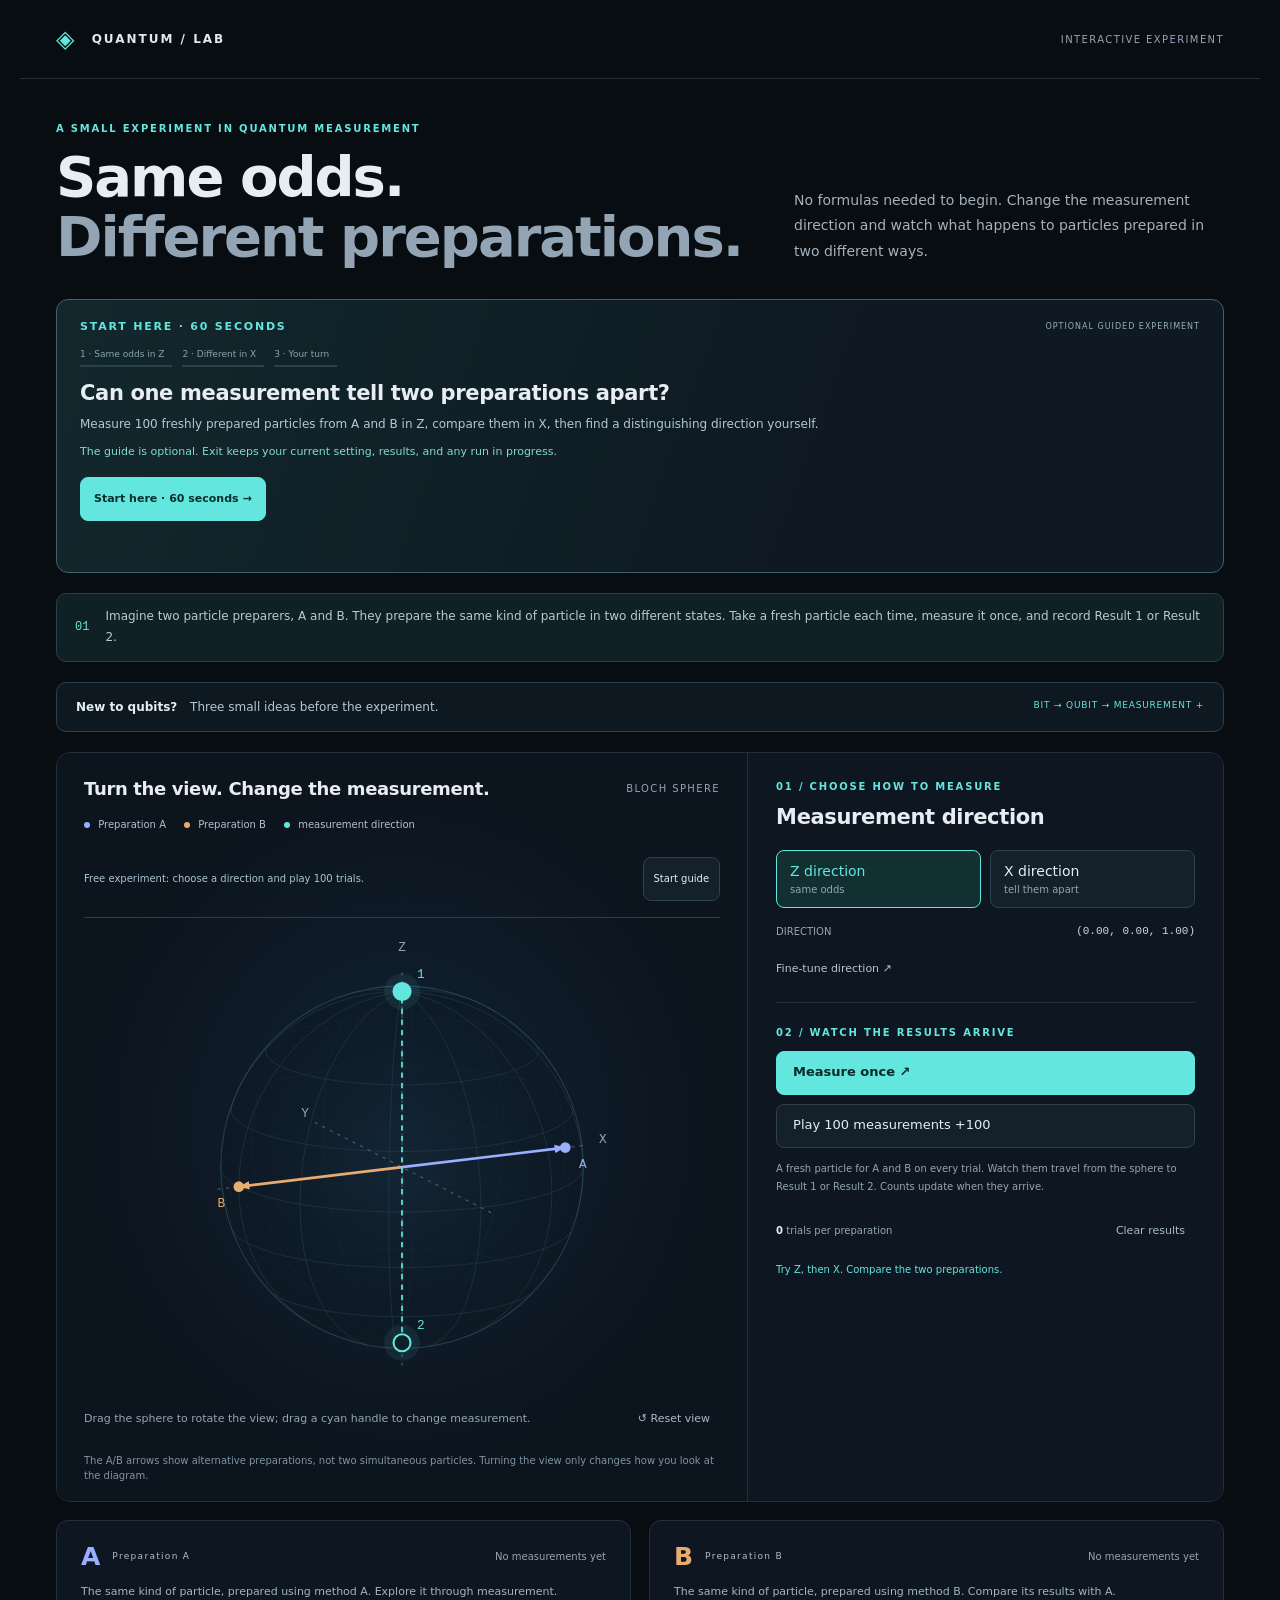
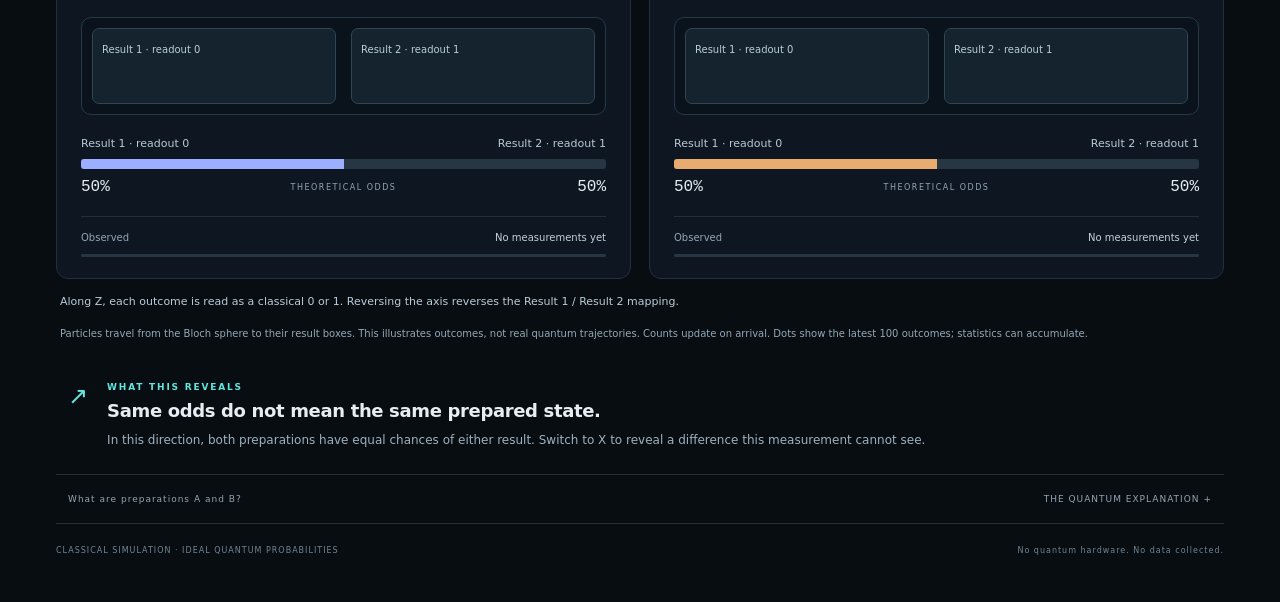
<file: index.html>
<!doctype html>
<html lang="en"><head><meta charset="utf-8"><meta name="viewport" content="width=device-width,initial-scale=1"><meta name="color-scheme" content="dark"><title>Quantum measurement experiment</title><link rel="stylesheet" href="styles.css"></head><body>
<header><a class="brand" href="#main"><span class="brand-icon">◈</span> QUANTUM / LAB</a><span class="tag">INTERACTIVE EXPERIMENT</span></header>
<main id="main"><section class="intro"><div><p class="eyebrow" data-i18n="eyebrow"></p><h1><span data-i18n="title1"></span><br><span data-i18n="title2"></span></h1></div><p class="intro-copy" data-i18n="intro"></p></section>
<section class="guided-lab" id="guided-lab" aria-labelledby="guide-title">
<div class="guide-heading"><span class="eyebrow">START HERE · 60 SECONDS</span><span class="guide-mode" id="guide-mode">OPTIONAL GUIDED EXPERIMENT</span></div>
<div class="guide-path" aria-label="Experiment path"><span id="guide-path-z">1 · Same odds in Z</span><span id="guide-path-x">2 · Different in X</span><span id="guide-path-challenge">3 · Your turn</span></div>
<h2 id="guide-title">Can one measurement tell two preparations apart?</h2>
<p id="guide-copy">Measure 100 freshly prepared particles from A and B in Z, compare them in X, then find a distinguishing direction yourself.</p>
<p id="guide-feedback" role="status" aria-live="polite">The guide is optional. You can leave at any time and keep experimenting.</p>
<div class="guide-actions"><button id="guide-start" class="primary">Start here · 60 seconds →</button><button id="guide-z" hidden>Set Z &amp; open the experiment →</button><button id="guide-x" hidden>Set X &amp; open the experiment →</button><button id="guide-begin-challenge" hidden>Start challenge · reset to Z</button><button id="guide-check" hidden>Check this direction</button><button id="guide-retry" hidden>Reset challenge</button><button id="guide-exit" class="quiet" hidden>Exit guide</button></div>
</section>
<div class="beginner-note"><span>01</span><p data-i18n="beginner"></p></div>
<details class="qubit-primer" id="qubit-primer">
<summary><span><b>New to qubits?</b> Three small ideas before the experiment.</span><span class="primer-summary-end">BIT → QUBIT → MEASUREMENT +</span></summary>
<div class="primer-body"><nav class="primer-steps" aria-label="Introduction steps"><button id="primer-step-0" aria-pressed="true">1 · A classical bit</button><button id="primer-step-1" aria-pressed="false">2 · A qubit</button><button id="primer-step-2" aria-pressed="false">3 · Measure it</button></nav>
<section id="primer-panel-0" aria-labelledby="primer-title-0"><div class="primer-layout"><div><p class="eyebrow">A DEFINITE VALUE</p><h2 id="primer-title-0">A bit has a value: 0 or 1.</h2><p>A classical bit is a two-value record. Flipping it changes 0 to 1, or 1 to 0. Reading this ideal bit gives its current value.</p><p class="primer-caveat">A classical bit can also be random or unknown to us. Randomness alone is not what makes a qubit different.</p></div><div class="primer-visual"><div class="bit-cells"><span id="primer-bit-0" class="bit-cell">0</span><span id="primer-bit-1" class="bit-cell">1</span></div><button id="primer-flip-bit">Flip the bit ↔</button><output id="primer-bit-readout" aria-live="polite"></output></div></div><button id="primer-next-0" class="primer-next">Next: what a qubit adds →</button></section>
<section id="primer-panel-1" aria-labelledby="primer-title-1" hidden><div class="primer-layout"><div><p class="eyebrow">AMPLITUDE + RELATIVE PHASE</p><h2 id="primer-title-1">More than a hidden 0 or 1.</h2><p>A qubit is a two-level quantum system. Its state has an amplitude for each possible Z result. Squaring each amplitude’s magnitude gives that result’s probability.</p><p>Here the two amplitudes have equal size. Reverse one arrow: the Z probabilities stay 50/50, but the relative phase changes.</p><p class="primer-caveat">These arrows represent two amplitudes of one qubit, not two particles. They show just the two phases used in our A/B experiment; general amplitudes can be complex.</p></div><div class="primer-visual"><div class="amplitude-pair"><div><span>Amplitude for 0</span><div class="amplitude-track"><i class="amplitude-arrow positive"></i></div><strong>+1/√2</strong></div><div><span>Amplitude for 1</span><div class="amplitude-track"><i id="primer-phase-arrow" class="amplitude-arrow positive"></i></div><strong id="primer-amplitude-value">+1/√2</strong></div></div><button id="primer-flip-phase">Reverse relative phase ↕</button><output id="primer-phase-readout" aria-live="polite"></output><p class="primer-odds">Z: 0 → 50% &nbsp; · &nbsp; 1 → 50%</p></div></div><button id="primer-next-1" class="primer-next">Next: what measurement reveals →</button></section>
<section id="primer-panel-2" aria-labelledby="primer-title-2" hidden><div class="primer-layout"><div><p class="eyebrow">ONE TRIAL, ONE RESULT</p><h2 id="primer-title-2">You do not read every possibility.</h2><p>A measurement gives one outcome. For A and B, Z gives a random 0 or 1 with equal probability. Choosing X instead reveals their phase difference: the two preparations give opposite, certain results.</p><p class="primer-caveat">Every click here prepares a fresh qubit. It is not repeatedly measuring the same unchanged qubit.</p></div><div class="primer-visual"><span id="primer-selected-prep"></span><div class="primer-single-result" id="primer-single-result" aria-live="polite">—</div><button id="primer-measure">Prepare again &amp; measure Z</button><small id="primer-measure-note">The next fresh trial can give 0 or 1.</small></div></div>
<div class="primer-bridge"><button id="primer-try-z">Compare A/B along Z →</button><button id="primer-try-x" class="primary">Reveal the difference along X →</button></div><p class="primer-caveat">The main experiment compares both preparations side by side. These buttons select its direction; changing direction clears old statistics.</p></section>
<aside class="primer-advantage"><b>So where can a quantum advantage come from?</b><p>With many qubits, a circuit transforms amplitudes for many possible bit strings. Useful quantum algorithms arrange interference so some amplitudes reinforce and others cancel. A measurement still returns one bit string, not all the answers. Speedups depend on the algorithm and problem; this one-qubit experiment does not demonstrate a computational speedup.</p></aside>
<p class="primer-sources">Read more: <a href="https://quantum.cloud.ibm.com/learning/en/modules/quantum-mechanics/superposition-with-qiskit" target="_blank" rel="noopener noreferrer">IBM Quantum · Superposition</a> · <a href="https://quantum.cloud.ibm.com/learning/en/modules/quantum-mechanics/stern-gerlach-measurements-with-qiskit" target="_blank" rel="noopener noreferrer">Measurement directions</a> · <a href="https://www.youtube.com/watch?v=RQWpF2Gb-gU" target="_blank" rel="noopener noreferrer">Further viewing · 3Blue1Brown</a></p>
</div></details>
<div class="workspace"><section class="sphere-panel" aria-labelledby="sphere-title"><div class="panel-top"><h2 id="sphere-title" data-i18n="sphereTitle"></h2><span class="small-label">BLOCH SPHERE</span></div><div class="legend"><span><i class="dot plus"></i> <b data-i18n="prepA"></b></span><span><i class="dot minus"></i> <b data-i18n="prepB"></b></span><span><i class="dot axis"></i> <b data-i18n="measurement"></b></span></div>
<div class="lab-guide"><p id="lab-guide-hint">Free experiment: choose a direction and play 100 trials.</p><button id="lab-guide-action">Start guide</button><button id="lab-guide-exit" class="quiet" hidden>Exit</button></div><svg id="sphere" viewBox="0 0 600 460" role="img" aria-label="Bloch sphere: preparations A and B, and an adjustable measurement axis"><defs><radialGradient id="sphere-fill"><stop offset="0" stop-color="#142735" stop-opacity=".75"/><stop offset="1" stop-color="#0b1620" stop-opacity=".35"/></radialGradient></defs><circle cx="300" cy="235" r="171" fill="url(#sphere-fill)" stroke="#254052"/><g id="grid"></g><g id="coordinates"></g><g id="vectors"></g><g id="labels"></g><g id="handles"></g></svg>
<div class="compact-experiment">
<div class="compact-actions"><button id="mobile-one">Measure once</button><button id="mobile-batch" class="primary">Play 100</button><button id="mobile-stop" hidden>Stop</button></div>
<div class="compact-results"><section><b>A · Preparation A</b><div class="compact-buckets"><div id="mobile-detector-0-0"><span id="mobile-detector-label-0-0">Result 1</span><strong id="mobile-count-0-0">0</strong></div><div id="mobile-detector-0-1"><span id="mobile-detector-label-0-1">Result 2</span><strong id="mobile-count-0-1">0</strong></div></div></section><section><b>B · Preparation B</b><div class="compact-buckets"><div id="mobile-detector-1-0"><span id="mobile-detector-label-1-0">Result 1</span><strong id="mobile-count-1-0">0</strong></div><div id="mobile-detector-1-1"><span id="mobile-detector-label-1-1">Result 2</span><strong id="mobile-count-1-1">0</strong></div></div></section></div><p>Particles land here. Detailed probabilities and statistics are below.</p>
</div><div class="sphere-foot"><span id="gesture-hint"></span><button id="reset-view" class="quiet" data-i18n="resetView"></button></div><p class="representation" data-i18n="representation"></p></section>
<aside class="control-panel" aria-labelledby="controls-title"><p class="eyebrow" data-i18n="step1"></p><h2 id="controls-title" data-i18n="direction"></h2><div class="presets" role="group" aria-label="Measurement presets"><button id="preset-z"><b data-i18n="zDirection"></b><span data-i18n="sameOdds"></span></button><button id="preset-x"><b data-i18n="xDirection"></b><span data-i18n="different"></span></button></div><div class="direction-readout"><span data-i18n="axisLabel"></span><output id="axis-readout"></output></div><details class="angles" id="direction-details"><summary data-i18n="fineTune"></summary><label for="polar"><span data-i18n="polar"></span><output id="polar-output">0°</output></label><input id="polar" type="range" min="0" max="180" step="1" value="0"><label for="azimuth"><span data-i18n="azimuth"></span><output id="azimuth-output">0°</output></label><input id="azimuth" type="range" min="-180" max="180" step="1" value="0"><p data-i18n="keyboard"></p></details><div class="divider"></div><p class="eyebrow" data-i18n="step2"></p><div class="measure-actions"><button class="primary" id="measure-one" data-i18n="measureOne"></button><button id="measure-batch" data-i18n="measureBatch"></button><button id="stop-run" class="quiet" data-i18n="stop" hidden></button></div><p class="micro" data-i18n="fresh"></p><div class="trial-footer"><span><b id="trial-count">0</b> <span data-i18n="trials"></span></span><button class="quiet" id="clear-results" data-i18n="clear"></button></div><p id="status" class="status" role="status" aria-live="polite"></p></aside></div>
<section class="results" aria-label="Compare preparations A and B">
<article class="result-card plus-card" data-state="0"><div class="result-heading"><div><span class="state-symbol">A</span><span class="state-name" data-i18n="prepA"></span></div><span class="last-outcome" id="last-0"></span></div><p class="prep-description" data-i18n="prepDescA"></p><div class="particle-stage" id="stage-0"><div class="detector-grid"><div class="detector" id="detector-0-0"><span id="detector-label-0-0" data-i18n="result1"></span><div class="particle-dots" id="dots-0-0" aria-hidden="true"></div></div><div class="detector" id="detector-0-1"><span id="detector-label-0-1" data-i18n="result2"></span><div class="particle-dots" id="dots-0-1" aria-hidden="true"></div></div></div></div><div class="outcome-labels"><span id="label-0-0"></span><span id="label-0-1"></span></div><div class="probability-bar"><div id="bar-0"></div></div><div class="probability-values"><b id="prob-0-0">50%</b><span data-i18n="theoretical"></span><b id="prob-0-1">50%</b></div><div class="observed"><span data-i18n="observed"></span><b id="observed-0"></b></div><div class="observed-track"><div id="observed-bar-0"></div></div></article>
<article class="result-card minus-card" data-state="1"><div class="result-heading"><div><span class="state-symbol">B</span><span class="state-name" data-i18n="prepB"></span></div><span class="last-outcome" id="last-1"></span></div><p class="prep-description" data-i18n="prepDescB"></p><div class="particle-stage" id="stage-1"><div class="detector-grid"><div class="detector" id="detector-1-0"><span id="detector-label-1-0" data-i18n="result1"></span><div class="particle-dots" id="dots-1-0" aria-hidden="true"></div></div><div class="detector" id="detector-1-1"><span id="detector-label-1-1" data-i18n="result2"></span><div class="particle-dots" id="dots-1-1" aria-hidden="true"></div></div></div></div><div class="outcome-labels"><span id="label-1-0"></span><span id="label-1-1"></span></div><div class="probability-bar"><div id="bar-1"></div></div><div class="probability-values"><b id="prob-1-0">50%</b><span data-i18n="theoretical"></span><b id="prob-1-1">50%</b></div><div class="observed"><span data-i18n="observed"></span><b id="observed-1"></b></div><div class="observed-track"><div id="observed-bar-1"></div></div></article>
</section><p class="readout-note" id="readout-note"></p><p class="animation-note" data-i18n="animationNote"></p><p class="animation-note" id="flight-note" role="status"></p>
<section class="insight"><span class="insight-icon">↗</span><div><p class="eyebrow" data-i18n="reveals"></p><h2 id="insight-title"></h2><p id="insight-copy"></p></div></section>
<details class="math"><summary><span data-i18n="underHood"></span><span data-i18n="mathLabel"></span></summary><div class="math-content"><p data-i18n="math1"></p><p data-i18n="math2"></p><p data-i18n="math3"></p><a href="https://learning.quantum.ibm.com/course/general-formulation-of-quantum-information/general-measurements" target="_blank" rel="noopener noreferrer">IBM Quantum · Measurement ↗</a></div></details>
<footer><span data-i18n="simulation"></span><span data-i18n="privacy"></span></footer></main><div id="particle-overlay" aria-hidden="true"></div><script type="module" src="src/app.mjs"></script></body></html>
</file>
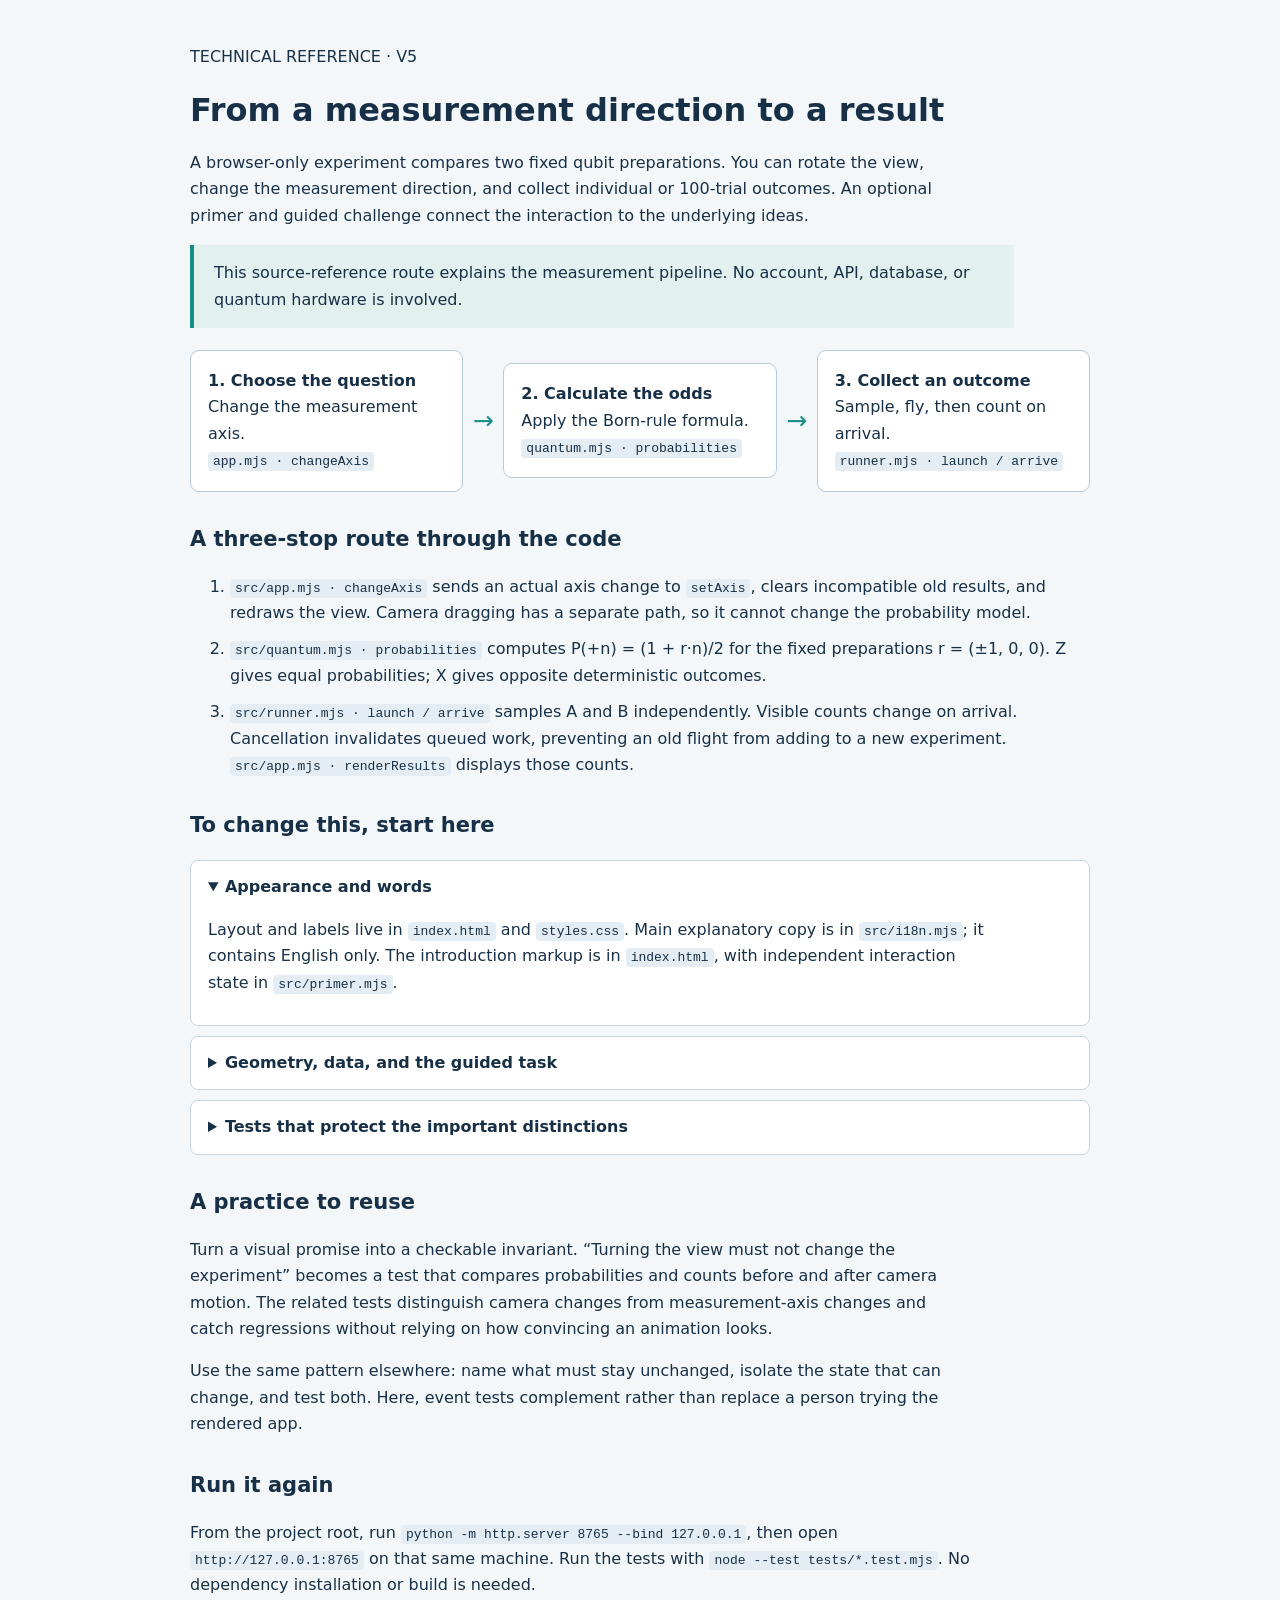
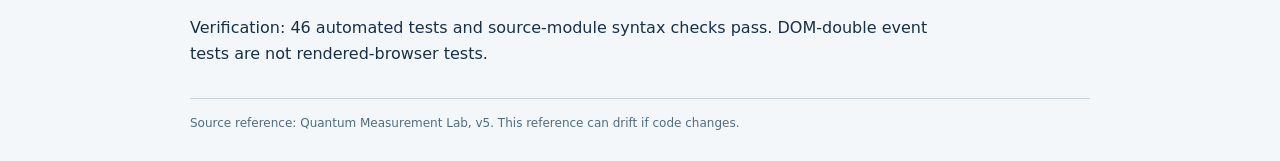
<file: devpost/app-map.html>
<!doctype html>
<html lang="en"><head><meta charset="utf-8"><meta name="viewport" content="width=device-width,initial-scale=1"><title>Measurement lab — technical app map</title><style>body{font:16px/1.65 system-ui,sans-serif;background:#f3f7fa;color:#183047;margin:0;padding:28px}main{max-width:900px;margin:auto}h1{font-size:32px;line-height:1.15}h2{font-size:21px;margin-top:30px}p{max-width:780px}code{font:13px/1.6 ui-monospace,monospace;background:#e4edf3;padding:2px 5px;border-radius:4px;overflow-wrap:anywhere}.note{padding:15px 20px;border-left:4px solid #188d87;background:#e2f1ef}.flow{display:grid;grid-template-columns:1fr 28px 1fr 28px 1fr;align-items:center;gap:6px;margin:22px 0}.box{border:1px solid #b6c9d7;border-radius:9px;background:white;padding:17px}.box b{display:block}.arrow{text-align:center;font-size:25px;color:#188d87}li{margin:10px 0}details{background:white;border:1px solid #c8d6e0;border-radius:8px;padding:13px 17px;margin:10px 0}summary{cursor:pointer;font-weight:600}a{color:#116e8c}footer{font-size:12px;border-top:1px solid #c5d5df;margin-top:30px;padding-top:15px;color:#516c80}@media(max-width:640px){body{padding:18px}.flow{grid-template-columns:1fr}.arrow{transform:rotate(90deg)}h1{font-size:27px}}</style></head><body><main>
<p>TECHNICAL REFERENCE · V5</p><h1>From a measurement direction to a result</h1><p>A browser-only experiment compares two fixed qubit preparations. You can rotate the view, change the measurement direction, and collect individual or 100-trial outcomes. An optional primer and guided challenge connect the interaction to the underlying ideas.</p>
<p class="note">This source-reference route explains the measurement pipeline. No account, API, database, or quantum hardware is involved.</p>
<div class="flow" aria-label="Direction input leads to theoretical probabilities, then sampled arrivals and visible counts"><div class="box"><b>1. Choose the question</b>Change the measurement axis.<br><code>app.mjs · changeAxis</code></div><span class="arrow" aria-hidden="true">→</span><div class="box"><b>2. Calculate the odds</b>Apply the Born-rule formula.<br><code>quantum.mjs · probabilities</code></div><span class="arrow" aria-hidden="true">→</span><div class="box"><b>3. Collect an outcome</b>Sample, fly, then count on arrival.<br><code>runner.mjs · launch / arrive</code></div></div>
<h2>A three-stop route through the code</h2><ol><li><code>src/app.mjs · changeAxis</code> sends an actual axis change to <code>setAxis</code>, clears incompatible old results, and redraws the view. Camera dragging has a separate path, so it cannot change the probability model.</li><li><code>src/quantum.mjs · probabilities</code> computes P(+n) = (1 + r·n)/2 for the fixed preparations r = (±1, 0, 0). Z gives equal probabilities; X gives opposite deterministic outcomes.</li><li><code>src/runner.mjs · launch / arrive</code> samples A and B independently. Visible counts change on arrival. Cancellation invalidates queued work, preventing an old flight from adding to a new experiment. <code>src/app.mjs · renderResults</code> displays those counts.</li></ol>
<h2>To change this, start here</h2><details open><summary>Appearance and words</summary><p>Layout and labels live in <code>index.html</code> and <code>styles.css</code>. Main explanatory copy is in <code>src/i18n.mjs</code>; it contains English only. The introduction markup is in <code>index.html</code>, with independent interaction state in <code>src/primer.mjs</code>.</p></details><details><summary>Geometry, data, and the guided task</summary><p><code>src/geometry.mjs</code> handles the camera and vector projection. <code>src/experiment.mjs</code> holds axis and counts. <code>src/tour.mjs</code> requires actual complete runs for progress and checks exact theoretical discrimination plus actual measurements for the challenge. A lucky histogram cannot pass as proof.</p></details><details><summary>Tests that protect the important distinctions</summary><p><code>tests/quantum.test.mjs</code> checks the probabilities. <code>tests/runner.test.mjs</code> checks cancellation and delayed arrivals. <code>tests/flight-ui.test.mjs</code> checks coordinate wiring with a DOM double. <code>tests/tour.test.mjs</code> and <code>tests/tour-ui.test.mjs</code> protect genuine progression and the signed Z readout mapping.</p></details>
<h2>A practice to reuse</h2><p>Turn a visual promise into a checkable invariant. “Turning the view must not change the experiment” becomes a test that compares probabilities and counts before and after camera motion. The related tests distinguish camera changes from measurement-axis changes and catch regressions without relying on how convincing an animation looks.</p><p>Use the same pattern elsewhere: name what must stay unchanged, isolate the state that can change, and test both. Here, event tests complement rather than replace a person trying the rendered app.</p>
<h2>Run it again</h2><p>From the project root, run <code>python -m http.server 8765 --bind 127.0.0.1</code>, then open <code>http://127.0.0.1:8765</code> on that same machine. Run the tests with <code>node --test tests/*.test.mjs</code>. No dependency installation or build is needed.</p><p>Verification: 46 automated tests and source-module syntax checks pass. DOM-double event tests are not rendered-browser tests.</p>
<footer>Source reference: Quantum Measurement Lab, v5. This reference can drift if code changes.</footer>
</main></body></html>
</file>
<file: styles.css>
:root{font-family:Inter,ui-sans-serif,system-ui,-apple-system,BlinkMacSystemFont,"Segoe UI",sans-serif;color:#e7edf2;background:#080d12;font-synthesis:none;--muted:#93a5b4;--cyan:#62e6dd;--plus:#9baeff;--minus:#e8ac71;--line:#22303b}*{box-sizing:border-box}body{margin:0}button,input,summary,a{-webkit-tap-highlight-color:transparent}button{font:inherit;color:inherit;background:#14202a;border:1px solid #30414f;border-radius:8px;padding:12px 16px;cursor:pointer;min-height:44px}button:hover{border-color:#718b9c;background:#1b2c37}button:focus-visible,input:focus-visible,summary:focus-visible,a:focus-visible{outline:2px solid var(--cyan);outline-offset:5px}header{max-width:1240px;margin:auto;padding:25px 36px;border-bottom:1px solid var(--line);display:flex;justify-content:space-between;align-items:center}.brand{font-size:12px;font-weight:700;letter-spacing:2px;color:#dfe9ee;text-decoration:none}.brand-icon{color:var(--cyan);font-size:24px;vertical-align:middle;margin-right:9px}.tag,.small-label{font-size:10px;letter-spacing:1.4px;color:var(--muted)}.tag i{display:inline-block;width:6px;height:6px;background:var(--cyan);border-radius:50%;margin-left:12px}main{max-width:1168px;padding:0 0 24px;margin:auto}.intro{display:flex;justify-content:space-between;align-items:flex-end;padding:44px 0 32px}.eyebrow{font-size:10px;letter-spacing:1.8px;font-weight:650;color:var(--cyan);margin:0 0 13px}h1{font-size:clamp(36px,4.5vw,56px);letter-spacing:-2px;line-height:1.07;margin:0;font-weight:550}h1 span{color:var(--muted)}.intro-copy{font-size:14px;line-height:1.8;color:#a3b2bd;margin:0 0 3px;max-width:430px}h2{font-size:18px;font-weight:550;letter-spacing:-.35px;margin:0}.workspace{display:grid;grid-template-columns:1.45fr 1fr;border:1px solid var(--line);border-radius:14px;overflow:hidden;background:#0c141d}.sphere-panel{padding:25px 27px 18px;min-width:0;background:radial-gradient(ellipse at center,#112232 0,#0c141d 68%)}.panel-top{display:flex;justify-content:space-between;align-items:center;gap:12px}.legend{display:flex;flex-wrap:wrap;gap:18px;font-size:10px;color:#b3c1cb;margin-top:20px}.dot{display:inline-block;width:6px;height:6px;border-radius:50%;margin-right:5px}.plus{background:var(--plus)}.minus{background:var(--minus)}.axis{background:var(--cyan)}#sphere{width:100%;height:auto;display:block;touch-action:none;cursor:grab;overflow:visible}#sphere.dragging{cursor:grabbing}#sphere text{font:12px ui-monospace,monospace;user-select:none;pointer-events:none}.axis-handle{cursor:crosshair}.sphere-foot{display:flex;justify-content:space-between;align-items:center;gap:10px;margin-top:-9px}.sphere-foot span{font-size:11px;color:var(--muted);line-height:1.6}.sphere-foot b{font-weight:400;color:#c5d4dd}.quiet{background:transparent;border-color:transparent;color:#a7bac7;font-size:11px;padding:7px 9px;white-space:nowrap}.representation{font-size:10px;color:#7f94a5;line-height:1.5;margin:12px 0 0}.control-panel{padding:28px;border-left:1px solid var(--line);background:#0e1721}.control-panel h2{font-size:21px;margin-bottom:21px}.presets{display:flex;gap:9px}.presets button{flex:1;text-align:left;font-size:14px;padding:12px 13px}.presets span{display:block;font-size:10px;color:var(--muted);margin-top:5px}.presets button[aria-pressed=true]{border-color:var(--cyan);background:#123031;color:var(--cyan)}.direction-readout{display:flex;justify-content:space-between;align-items:center;margin:17px 0;font-size:10px;color:var(--muted)}.direction-readout output{font-family:ui-monospace,monospace;font-size:11px;color:#c5d7df}.angles{margin:4px 0 17px;font-size:11px}.angles summary{padding:8px 0;list-style:none;display:flex;justify-content:space-between;color:#b4c6d1;cursor:pointer}.angles label{display:flex;justify-content:space-between;margin-top:13px}.angles input{width:100%;accent-color:var(--cyan);margin:10px 0}.angles p{color:var(--muted);font-size:10px}.divider{height:1px;background:var(--line);margin:19px 0 24px}.measure-actions{display:flex;flex-direction:column;gap:9px}.measure-actions button{display:flex;justify-content:space-between;font-size:13px;text-align:left}.measure-actions .primary{background:var(--cyan);color:#082b2a;border-color:var(--cyan);font-weight:650}.primary:hover{background:#94fff6}.measure-actions span{opacity:.7}.micro{font-size:10px;color:var(--muted);line-height:1.8;margin:12px 0}.trial-footer{display:flex;align-items:center;justify-content:space-between;font-size:10px;color:var(--muted)}.trial-footer b{color:#e4eef4}.status{min-height:34px;font-size:10px;line-height:1.6;color:var(--cyan);margin:10px 0 0}.results{display:grid;grid-template-columns:1fr 1fr;gap:18px;margin-top:18px}.result-card{background:#0e1721;border:1px solid var(--line);border-radius:12px;padding:21px 24px;--state:var(--plus)}.minus-card{--state:var(--minus)}.result-heading{display:flex;align-items:center;justify-content:space-between;gap:6px}.result-heading>div{display:flex;align-items:center;gap:12px}.state-symbol{font-size:28px;color:var(--state);font-family:Georgia,serif}.state-name{font-size:9px;letter-spacing:1.3px;color:#afbdc8}.last-outcome{font-size:10px;color:var(--muted)}.outcome-labels{display:flex;justify-content:space-between;font-size:11px;color:#b9c9d5;margin:22px 0 9px}.probability-bar{height:10px;background:#263642;border-radius:3px;overflow:hidden}.probability-bar>div{height:100%;width:50%;background:var(--state)}.probability-values{display:flex;justify-content:space-between;align-items:center;margin:9px 0 20px}.probability-values b{font-family:ui-monospace,monospace;font-size:16px;font-weight:400}.probability-values span{font-size:8px;letter-spacing:1.5px;color:var(--muted)}.observed{display:flex;justify-content:space-between;border-top:1px solid var(--line);padding-top:15px;font-size:10px;color:var(--muted);gap:10px}.observed b{font-weight:450;color:#c4d0d9;text-align:right}.observed-track{height:3px;background:#263642;margin-top:11px;border-radius:2px}.observed-track>div{height:100%;width:0;background:var(--state);opacity:.65}.insight{display:flex;gap:19px;padding:27px 12px 22px;margin-top:11px}.insight-icon{font-size:24px;color:var(--cyan)}.insight .eyebrow{font-size:9px;margin-bottom:8px}.insight h2{font-size:18px}.insight p:last-child{font-size:12px;color:#9fb1be;line-height:1.8;margin:9px 0 0;max-width:820px}.math{border-top:1px solid var(--line);border-bottom:1px solid var(--line)}.math summary{display:flex;justify-content:space-between;padding:19px 12px;list-style:none;font-size:12px;cursor:pointer}.math summary span{color:var(--muted);font-size:9px;letter-spacing:1px}.math-content{font-size:13px;color:#afc0cd;line-height:1.9;padding:0 12px 20px;max-width:900px}.math a{color:var(--cyan)}footer{display:flex;justify-content:space-between;color:#718594;font-size:8px;letter-spacing:1px;padding:22px 0}button,summary{transition:background .12s,border-color .12s}@media(max-width:1240px){main{margin:0 36px}}@media(max-width:780px){header{padding:20px}.tag{display:none}main{margin:0 18px}.intro{display:block;padding:29px 0 25px}.intro-copy{margin-top:20px;font-size:12px}.workspace{grid-template-columns:1fr}.sphere-panel{padding:21px 18px 18px}.control-panel{border-left:0;border-top:1px solid var(--line);padding:24px}.results{grid-template-columns:1fr;gap:12px}.legend{gap:12px;font-size:9px}.small-label{display:none}.result-card{padding:18px}.sphere-foot{margin-top:0}.representation{font-size:9px}footer{flex-direction:column;gap:10px}.insight{padding-left:0;padding-right:0}.state-name{font-size:8px}.last-outcome{font-size:9px}}@media(prefers-reduced-motion:reduce){*{transition:none!important}}
[hidden]{display:none!important}.beginner-note{display:flex;align-items:center;gap:16px;border:1px solid #264149;border-radius:10px;padding:12px 18px;margin:0 0 20px;background:#102126}.beginner-note>span{color:var(--cyan);font:12px ui-monospace,monospace}.beginner-note p{margin:0;font-size:12px;line-height:1.8;color:#b5cbd3}.legend b,.presets b{font-weight:450}.intro h1>span:first-child{color:#e7edf2}.prep-description{font-size:11px;line-height:1.7;color:#a0b5c4;margin:12px 0 16px}.particle-stage{border:1px solid #253a49;border-radius:10px;padding:13px 10px 10px;position:relative;background:#0a131b;margin-bottom:18px}.particle-source{font-size:10px;text-align:center;color:#aec4d2;height:27px}.flight-area{position:relative;height:66px;overflow:hidden}.flying-particle{position:absolute;left:50%;top:0;width:7px;height:7px;border-radius:50%;background:var(--state);box-shadow:0 0 12px var(--state);animation:particle-fall .23s linear forwards}.flying-particle[data-outcome="0"]{--destination:-110px}.flying-particle[data-outcome="1"]{--destination:110px}.detector-grid{display:grid;grid-template-columns:1fr 1fr;gap:15px}.detector{background:#14232e;border:1px solid #304654;border-radius:7px;min-height:92px;padding:9px}.detector>span{font-size:10px;color:#b9ceda}.particle-dots{display:flex;align-content:flex-start;flex-wrap:wrap;gap:3px;margin-top:10px}.result-dot{width:4px;height:4px;border-radius:50%;background:var(--state);opacity:.85}.animation-note{font-size:10px;color:#92a9b8;line-height:1.7;margin:13px 4px}.state-symbol{font-family:inherit;font-size:25px;font-weight:600}.measure-actions button:disabled{opacity:.45;cursor:wait}.status{min-height:36px}.particle-stage.running{border-color:#496877}.flight-area:before{content:'';position:absolute;left:50%;top:0;height:54px;border-left:1px dashed #304957}@keyframes particle-fall{0%{transform:translate(-50%,0);opacity:0}15%{opacity:1}100%{transform:translate(calc(-50% + var(--destination)),57px);opacity:0}}@media(max-width:780px){.flying-particle[data-outcome="0"]{--destination:-65px}.flying-particle[data-outcome="1"]{--destination:65px}.particle-stage{margin-top:15px}.intro-copy{line-height:1.9}.beginner-note{padding:12px}.result-heading{flex-wrap:wrap}}@media(prefers-reduced-motion:reduce){.flying-particle{display:none;animation:none}.particle-stage{scroll-behavior:auto}}
#particle-overlay{position:fixed;inset:0;pointer-events:none;overflow:hidden;z-index:50}.sphere-particle{position:absolute;left:0;top:0;width:9px;height:9px;margin:-4.5px;border-radius:50%;background:var(--particle-color);box-shadow:0 0 13px var(--particle-color);animation:sphere-to-result .35s ease-in-out forwards}.particle-stage{padding-top:10px}.detector{min-height:76px}.animation-note:empty{display:none}@keyframes sphere-to-result{0%{transform:translate(var(--from-x),var(--from-y));opacity:.45}12%{opacity:1}100%{transform:translate(var(--to-x),var(--to-y));opacity:1}}@media(prefers-reduced-motion:reduce){.sphere-particle{display:none;animation:none}}
.compact-experiment{display:none}@media(max-width:780px){.compact-experiment{display:block;margin:0 0 17px}.compact-actions{display:flex;gap:8px;margin-bottom:12px}.compact-actions button{flex:1;font-size:11px;padding:8px;min-height:40px}.compact-actions .primary{background:var(--cyan);color:#082b2a}.compact-actions button:disabled{opacity:.45;cursor:wait}.compact-results{display:grid;grid-template-columns:1fr 1fr;gap:10px}.compact-results section>b{display:block;font-size:10px;font-weight:500;color:var(--plus);margin-bottom:8px}.compact-results section+section>b{color:var(--minus)}.compact-buckets{display:grid;grid-template-columns:1fr 1fr;gap:5px}.compact-buckets>div{border:1px solid #334452;background:#14232e;border-radius:6px;padding:8px 4px;min-height:57px;text-align:center}.compact-buckets span{display:block;font-size:8px;color:#b1c5d3}.compact-buckets strong{display:block;font-size:9px;font-weight:450;color:#d5e7ef;margin-top:8px}.compact-experiment>p{font-size:9px;line-height:1.5;color:var(--muted);margin:8px 0 0}.sphere-panel{padding-top:16px}.sphere-panel h2{font-size:15px}.legend{margin-top:12px}.sphere-foot{margin-top:5px}.representation{margin-top:7px} }
.qubit-primer{border:1px solid #2b414f;border-radius:10px;background:#0d1821;margin:0 0 20px}.qubit-primer>summary{padding:17px 19px;display:flex;justify-content:space-between;gap:15px;cursor:pointer;list-style:none;color:#b6c8d5;font-size:12px}.qubit-primer>summary b{color:#e2edf4;margin-right:9px;font-weight:550}.primer-summary-end{color:var(--cyan);font-size:9px;letter-spacing:.8px}.primer-body{padding:0 20px 18px}.primer-steps{display:flex;gap:8px;margin:5px 0 24px}.primer-steps button{flex:1;font-size:11px;padding:9px}.primer-steps button[aria-pressed=true]{border-color:var(--cyan);color:var(--cyan);background:#143031}.primer-layout{display:grid;grid-template-columns:1.35fr 1fr;gap:35px;align-items:center}.primer-layout h2{font-size:23px}.primer-layout p{font-size:12px;line-height:1.85;color:#b2c4d1;max-width:650px}.primer-caveat{font-size:10px!important;line-height:1.75;color:#91a8b8!important}.primer-visual{background:#09131b;border:1px solid #243d4d;border-radius:10px;min-height:210px;padding:17px;display:flex;flex-direction:column;align-items:center;justify-content:center;gap:13px}.primer-visual button{font-size:11px}.primer-visual output,.primer-visual small,.primer-visual>span{font-size:10px;color:#a7c1cd;text-align:center;line-height:1.7}.bit-cells{display:flex;gap:14px}.bit-cell{width:57px;height:64px;border:1px solid #2b424f;border-radius:8px;display:grid;place-items:center;color:#627c8c;font:32px ui-monospace,monospace}.bit-cell.active{background:#174340;color:#a0fff4;border-color:var(--cyan);box-shadow:0 0 15px #62e6dd15}.primer-next{margin-top:18px;font-size:11px;background:transparent;border-color:#324a59}.amplitude-pair{display:grid;grid-template-columns:1fr 1fr;gap:28px;text-align:center}.amplitude-pair span,.amplitude-pair strong{font-size:9px;font-weight:450;color:#afc4d1}.amplitude-track{width:70px;height:104px;position:relative;margin:4px auto}.amplitude-track:after{content:'';position:absolute;left:0;right:0;top:50%;border-top:1px dashed #4e6677}.amplitude-arrow{position:absolute;left:33px;width:3px;height:39px;background:var(--cyan);z-index:1}.amplitude-arrow:before{content:'';position:absolute;left:-4px;border-left:5px solid transparent;border-right:5px solid transparent}.amplitude-arrow.positive{bottom:50%}.amplitude-arrow.positive:before{top:-2px;border-bottom:7px solid var(--cyan)}.amplitude-arrow.negative{top:50%;background:var(--minus)}.amplitude-arrow.negative:before{bottom:-2px;border-top:7px solid var(--minus)}.primer-odds{font:10px ui-monospace,monospace;margin:0!important}.primer-single-result{font:46px ui-monospace,monospace;color:var(--cyan);height:58px}.primer-bridge{display:flex;gap:10px;margin-top:19px}.primer-bridge button{font-size:11px}.primer-bridge .primary{background:var(--cyan);color:#082b2a}.primer-advantage{border-top:1px solid var(--line);margin-top:23px;padding-top:16px}.primer-advantage b{font-size:12px;font-weight:550;color:#d3e3ed}.primer-advantage p{font-size:11px;line-height:1.85;color:#a6bdcc;max-width:970px}.primer-sources{font-size:9px;line-height:1.8;color:#849cac;margin:13px 0 0}.primer-sources a{color:#9bbfcb}@media(max-width:780px){.qubit-primer>summary{padding:15px;flex-direction:column;gap:7px}.primer-body{padding:0 14px 15px}.primer-layout{grid-template-columns:1fr;gap:13px}.primer-layout h2{font-size:21px}.primer-steps{gap:5px;margin-bottom:18px}.primer-steps button{font-size:9px;padding:7px 4px;min-height:44px}.primer-visual{min-height:185px}.primer-bridge{flex-direction:column}.primer-next{width:100%}}
.guided-lab{height:274px;overflow:auto;box-sizing:border-box;border:1px solid #42626b;background:linear-gradient(110deg,#12282d,#0e1923 65%);border-radius:12px;padding:20px 23px;margin:0 0 20px}.guide-heading{display:flex;justify-content:space-between;gap:15px;align-items:center}.guide-heading .eyebrow{margin:0;font-size:11px}.guide-mode{font-size:8px;letter-spacing:1px;color:#95afba}.guide-path{display:flex;gap:10px;flex-wrap:wrap;font-size:9px;margin:16px 0 13px;color:#89a3b2}.guide-path span{border-bottom:2px solid #2b414a;padding:0 8px 6px 0}.guide-path span.current{color:var(--cyan);border-color:var(--cyan)}.guide-path span.complete{color:#c4e6dc;border-color:#769f91}.guided-lab h2{font-size:21px;line-height:1.3}.guided-lab>p{font-size:12px;line-height:1.65;color:#b4c8d4;margin:8px 0 0;max-width:950px}#guide-feedback{min-height:20px;font-size:11px;color:#83dacc}.guide-actions{display:flex;flex-wrap:wrap;gap:8px;margin-top:14px}.guide-actions button{font-size:11px;padding:9px 13px}.guide-actions .primary{background:var(--cyan);border-color:var(--cyan);color:#072e2b;font-weight:600}.guide-actions button:disabled{opacity:.5;cursor:wait}@media(max-width:780px){.guided-lab{height:355px;padding:17px 15px}.guide-mode{display:none}.guide-path{font-size:8px;gap:5px;margin-top:13px}.guided-lab h2{font-size:19px}.guided-lab>p{font-size:11px}.guide-actions{gap:6px}.guide-actions button{font-size:10px;padding:8px 10px;min-height:44px}.guide-heading .eyebrow{font-size:10px}}
.readout-note{font-size:11px;line-height:1.7;color:#b8cdda;margin:14px 4px 5px}.compact-buckets span{line-height:1.4}.compact-buckets>div{min-height:62px}
.lab-guide{height:78px;display:flex;align-items:center;gap:12px;justify-content:space-between;border-bottom:1px solid #27404d;margin-top:10px}.lab-guide p{font-size:10px;line-height:1.6;color:#a9c5d2;margin:0;max-height:66px;overflow:auto}.lab-guide button{font-size:10px;padding:7px 10px;white-space:nowrap;min-width:76px}.lab-guide button:disabled{opacity:.45;cursor:wait}
</file>
